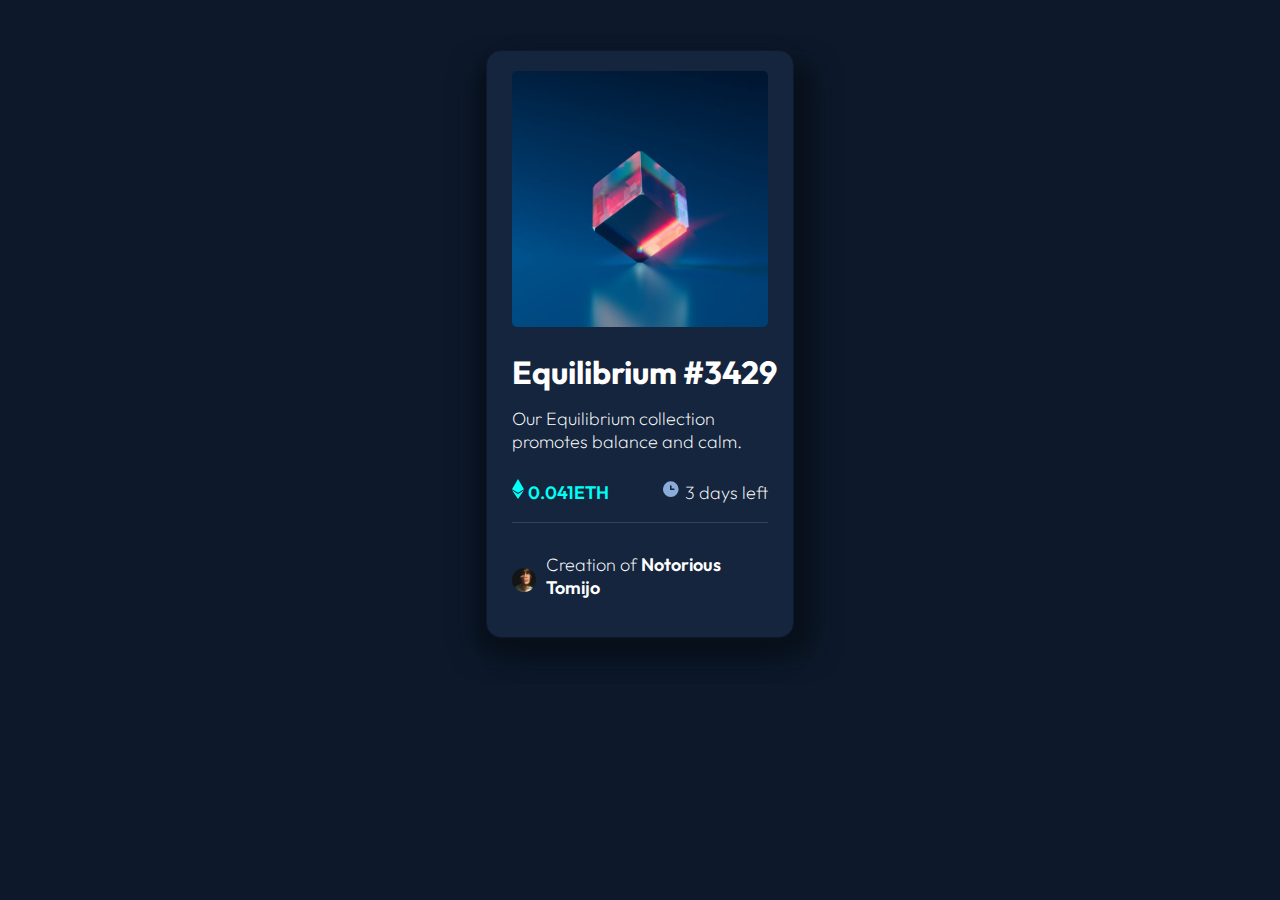
<file: index.html>
<!DOCTYPE html>
<html lang="en">

<head>
    <meta charset="UTF-8">
    <meta http-equiv="X-UA-Compatible" content="IE=edge">
    <meta name="viewport" content="width=device-width, initial-scale=1.0">
    <title>My NFT Shii</title>
    <link rel="stylesheet" href="nft.css">
    <link rel="preconnect" href="https://fonts.googleapis.com">
    <link rel="preconnect" href="https://fonts.gstatic.com" crossorigin>
    <link href="https://fonts.googleapis.com/css2?family=Outfit:wght@300;400;600&display=swap" rel="stylesheet">
</head>

<body>
    <main>
        <div class="card">
            <div class="first">
                <figure class="image-container">
                    <img src="images/image-equilibrium.jpg" alt="View ethereum" class='main-image'>
                    <div class="after">
                        <img src="images/icon-view.svg" class="hover-view">
                    </div>

                </figure>
                <h1><a href="#">Equilibrium #3429</a></h1>
            </div>
            <div>
                <p>Our Equilibrium collection promotes balance and calm.</p>
                <div class="info">
                    <div class="sub-info">
                        <img src="images/icon-ethereum.svg" class="icon2">

                        <p> <span class="boldtext eth">0.041ETH</span> </p>
                    </div>
                    <div class="sub-info">
                        <img src="images/icon-clock.svg" class="icon2">
                        <p>3 days left</p>
                    </div>
                </div>
                <footer>
                    <img src="images/image-avatar.png" class="icon">
                    <p>Creation of <span class="boldtext"> <a href="#">Notorious Tomijo</a> </span></p>
                </footer>

            </div>
        </div>
    </main>



</body>

</html>
</file>
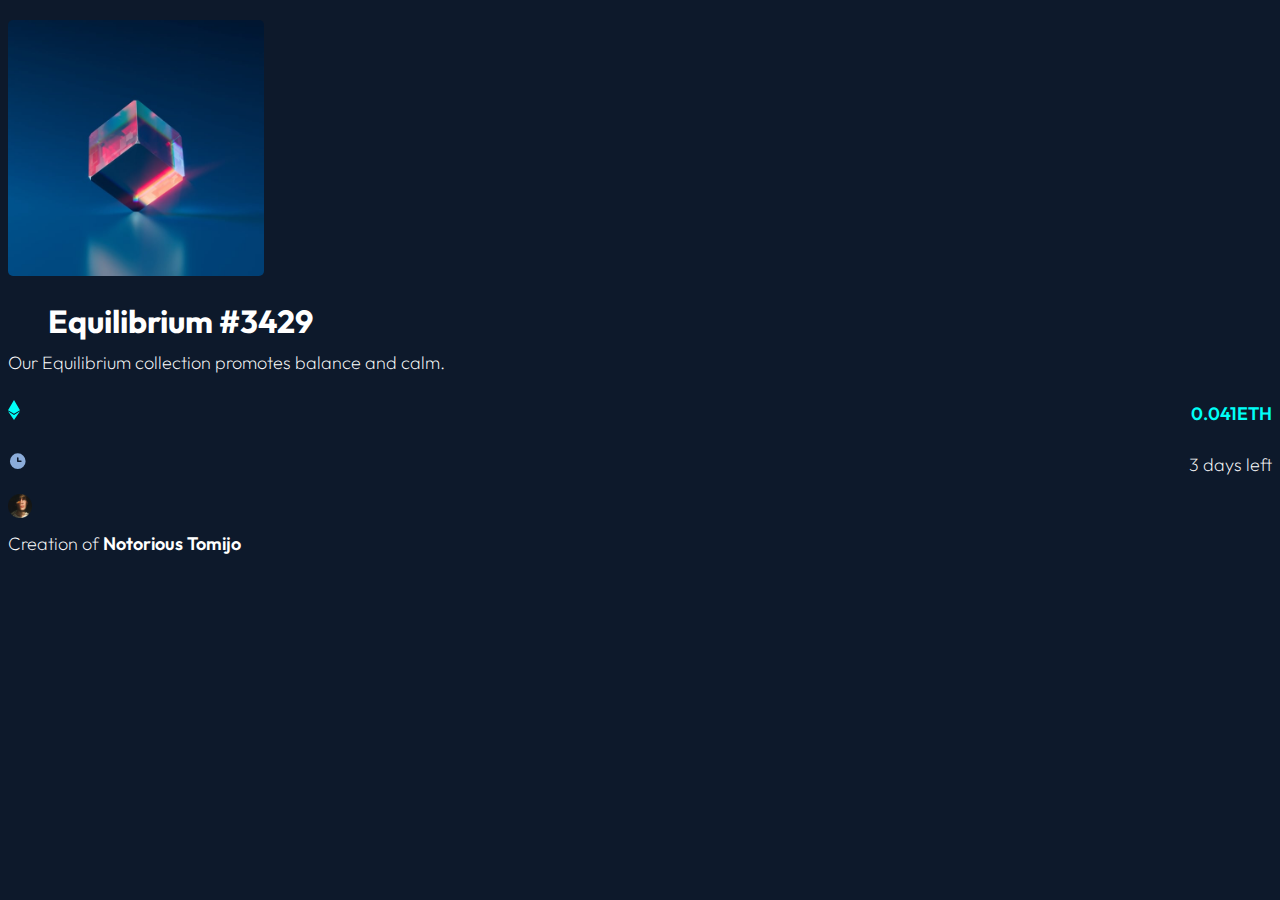
<file: newnft.html>
<!DOCTYPE html>
<html lang="en">

<head>
    <meta charset="UTF-8">
    <meta http-equiv="X-UA-Compatible" content="IE=edge">
    <meta name="viewport" content="width=device-width, initial-scale=1.0">
    <title>My NFT Shii</title>
    <link rel="stylesheet" href="nft.css">
    <link rel="preconnect" href="https://fonts.googleapis.com">
    <link rel="preconnect" href="https://fonts.gstatic.com" crossorigin>
    <link href="https://fonts.googleapis.com/css2?family=Outfit:wght@300;400;600&display=swap" rel="stylesheet">
</head>

<body>
    <section id="card">
        <section id="first">
            <div class="image-container">
                <img src="images/image-equilibrium.jpg" alt="image of a glass cube" class='main-image'>
                <div class="after">
                    <img src="images/icon-view.svg" alt="view icon" id="hover-view">
                </div>

            </div>
            <h1>Equilibrium #3429</h1>
        </section>
        <section>
            <p>Our Equilibrium collection promotes balance and calm.</p>
            <div id="info">
                <div class="sub-info">
                    <img src="images/icon-ethereum.svg" alt="image of ethereum" class="icon2">
                    <p> <span class="boldtext eth">0.041ETH</span> </p>
                </div>
                <div class="sub-info">
                    <img src="images/icon-clock.svg" alt="icon of clock" class="icon2">
                    <p>3 days left</p>
                </div>
            </div>
            <div id="last">
                <img src="images/image-avatar.png" alt="user avatar" class="icon">
                <p>Creation of <span class="boldtext">Notorious Tomijo</span></p>
            </div>

        </section>
    </section>


</body>

</html>
</file>
<file: nft.css>
body{
    font-family: 'Outfit', sans-serif;
    background-color: hsl(217, 54%, 11%);
    color: #fff;
}

p {
    font-size: 1.125rem;
    margin-top: 10px;
    font-weight: 200;
}

a {
    text-decoration: none;
    color: white;
}

h1 {
    margin-bottom: 5px;
    margin-left: 40px;
}


.card{
    margin: auto;
    border: 1px solid hsl(217, 54%, 11%);
    border-radius: 15px;
    max-width: 20vw;
    display: flex;
    flex-direction: column;
    justify-content: flex-start;
    align-items: center;
    padding: 0 2%;
    margin-top: 50px;
    background-color: hsl(216, 50%, 16%);
    box-shadow: 20px 15px 25px 2px hsl(216, 53%, 7%), 
    -10px 15px 25px 2px hsl(216, 53%, 7%);
}

.main-image {
    
    max-width: 20vw;
    margin: 0 0;
    border-radius: 5px;
    

}



.info {
    display: flex;
    flex-direction: row;
    justify-content: space-between;
    border-bottom: 1px solid hsl(215, 32%, 27%);

}

.sub-info {
    display: flex;
    flex-direction: row;
    justify-content: space-between;
    align-items: baseline;

}

.icon {
    width: 24px;
    height: 24px;
    margin-right: 10px;
}

.icon2 {
    margin-right: 4px;
    height: 20px;
}

.boldtext {
    font-weight: 600;
    transition: all 500ms ease-in;
}

footer {
    display: flex;
    flex-direction: row;
    justify-content: flex-start;
    align-items: center;
    margin: 20px 0;
    font-size: 1rem;
}

.eth {
    color: hsl(178, 100%, 50%);
}

a:hover {
    color:hsl(178, 100%, 50%);
}



.image-container {
    position: relative;
    margin-top: 20px;
    

}

.image-container .after {
    position: absolute;
    top: 0;
    left: 0;
    width: 100%;
    height: 98%;
    display: none;
    color: #fff;
    transition: all 1s ease-in;
}

.image-container:hover .after {
    display: flex;
    justify-content: center;
    align-items: center;
    background:hsla(215, 52%, 70%, 0.459);
    border-radius: 5px;
}
</file>
